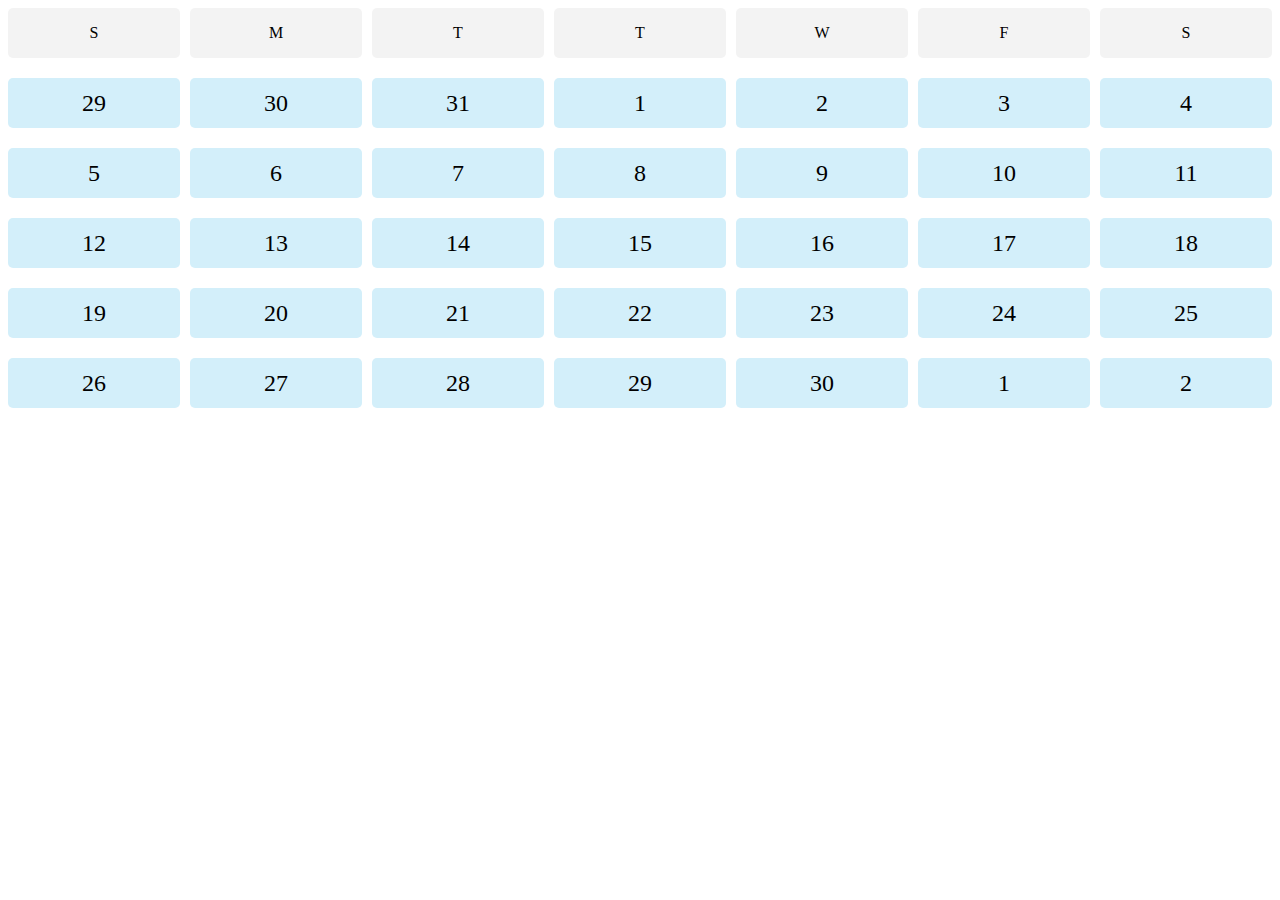
<file: calender.html>
<!DOCTYPE html>
<html lang="en">
<head>
    <meta charset="UTF-8">
    <meta name="viewport" content="width=device-width, initial-scale=1.0">
    <title>calender</title>
    <style>
        .calender{
            display: grid;
            grid-template-columns: repeat(7, 1fr);
            row-gap: 20px;
            column-gap: 10px;
            grid-template-rows: repeat(6, 50px);
        }

        .day{
            background-color: rgba(211, 211, 211, 0.283);
            border-radius: 5px;
            height: 50px;
            display: flex;
            justify-content: center;
            align-items: center;
            font-size: 1em;
        }
        .date{
            background-color: rgba(155, 219, 244, 0.434);
            border-radius: 5px;
            height: 50px;
            display: flex;
            justify-content: center;
            align-items: center;
            font-size: 1.5em;
        }
    </style>

</head>

<body>
    <div class="calender">
        <div class="day">S</div>
        <div class="day">M</div>
        <div class="day">T</div>
        <div class="day">T</div>
        <div class="day">W</div>
        <div class="day">F</div>
        <div class="day">S</div>
        <div class="date">29</div>
        <div class="date">30</div>
        <div class="date">31</div>
        <div class="date">1</div>
        <div class="date">2</div>
        <div class="date">3</div>
        <div class="date">4</div>
        <div class="date">5</div>
        <div class="date">6</div>
        <div class="date">7</div>
        <div class="date">8</div>
        <div class="date">9</div>
        <div class="date">10</div>
        <div class="date">11</div>
        <div class="date">12</div>
        <div class="date">13</div>
        <div class="date">14</div>
        <div class="date">15</div>
        <div class="date">16</div>
        <div class="date">17</div>
        <div class="date">18</div>
        <div class="date">19</div>
        <div class="date">20</div>
        <div class="date">21</div>
        <div class="date">22</div>
        <div class="date">23</div>
        <div class="date">24</div>
        <div class="date">25</div>
        <div class="date">26</div>
        <div class="date">27</div>
        <div class="date">28</div>
        <div class="date">29</div>
        <div class="date">30</div>
        <div class="date">1</div>
        <div class="date">2</div>
    </div>
</body>

</html>
</file>
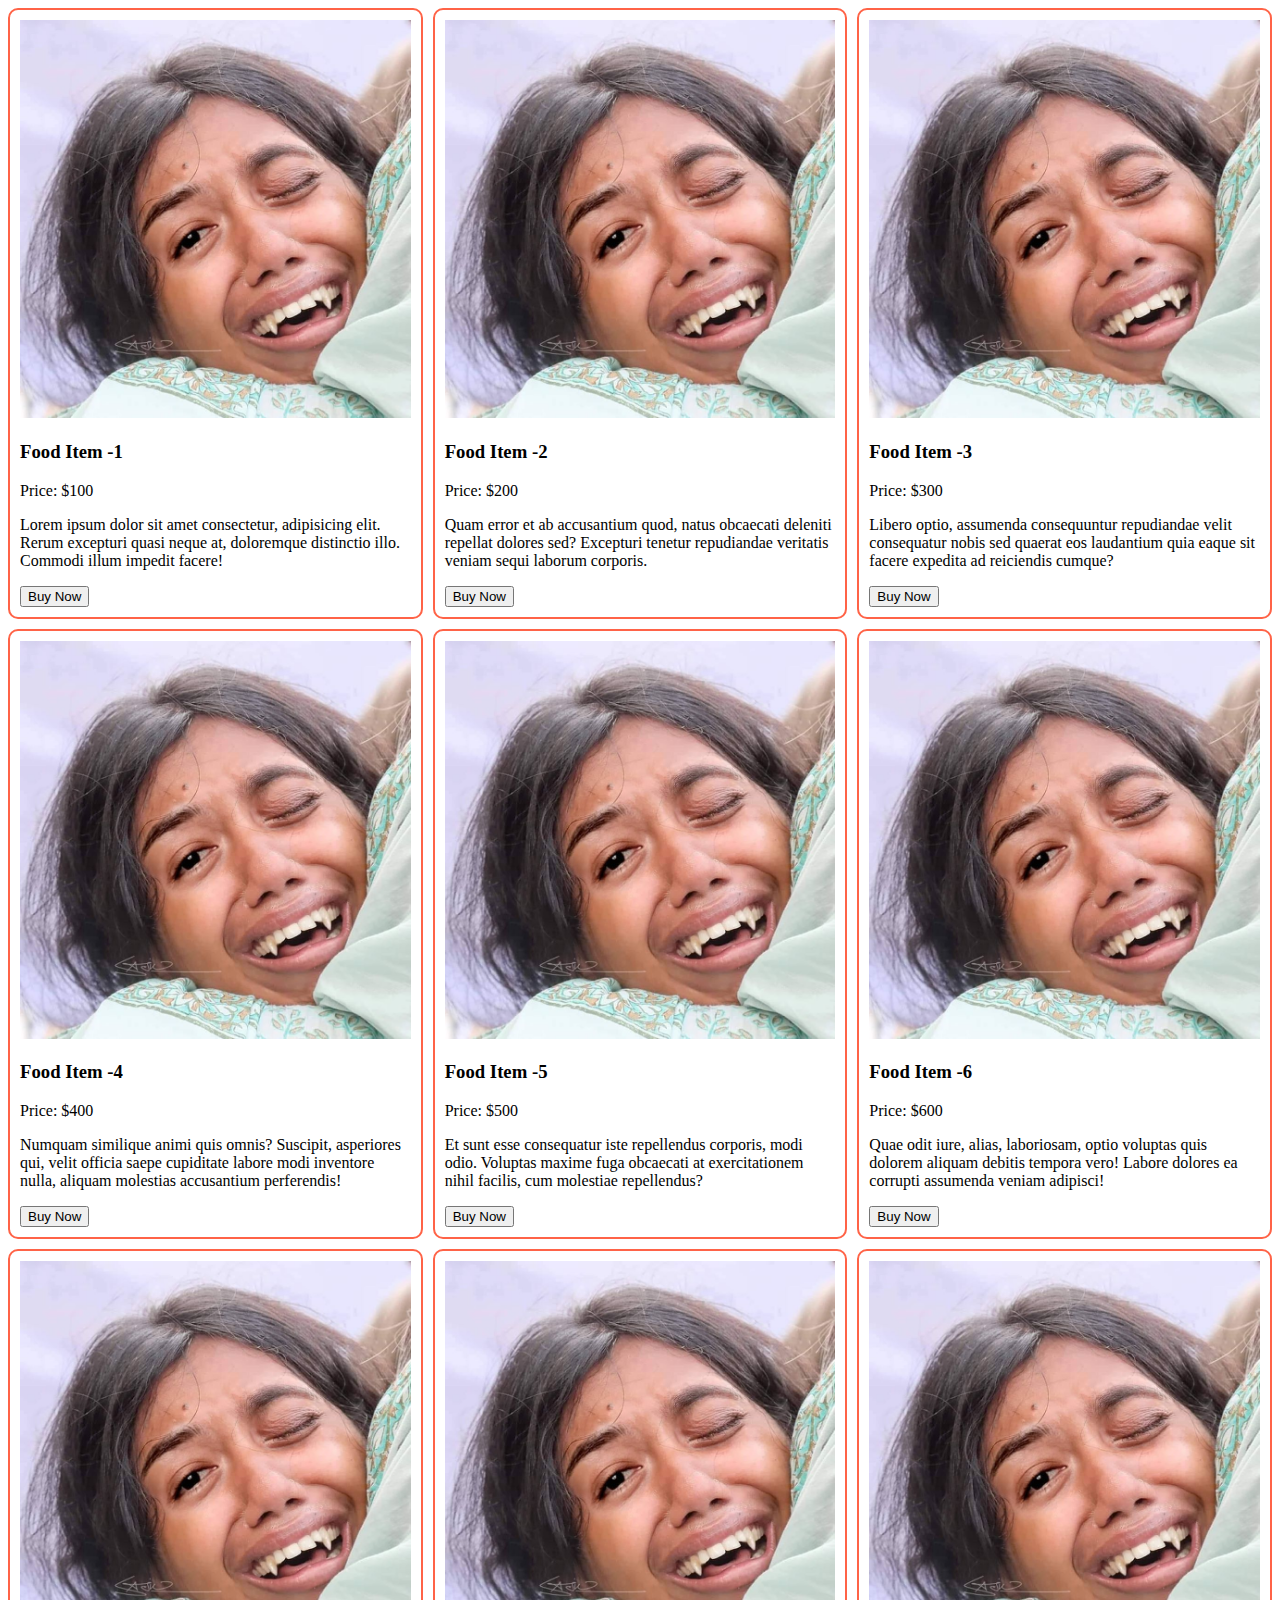
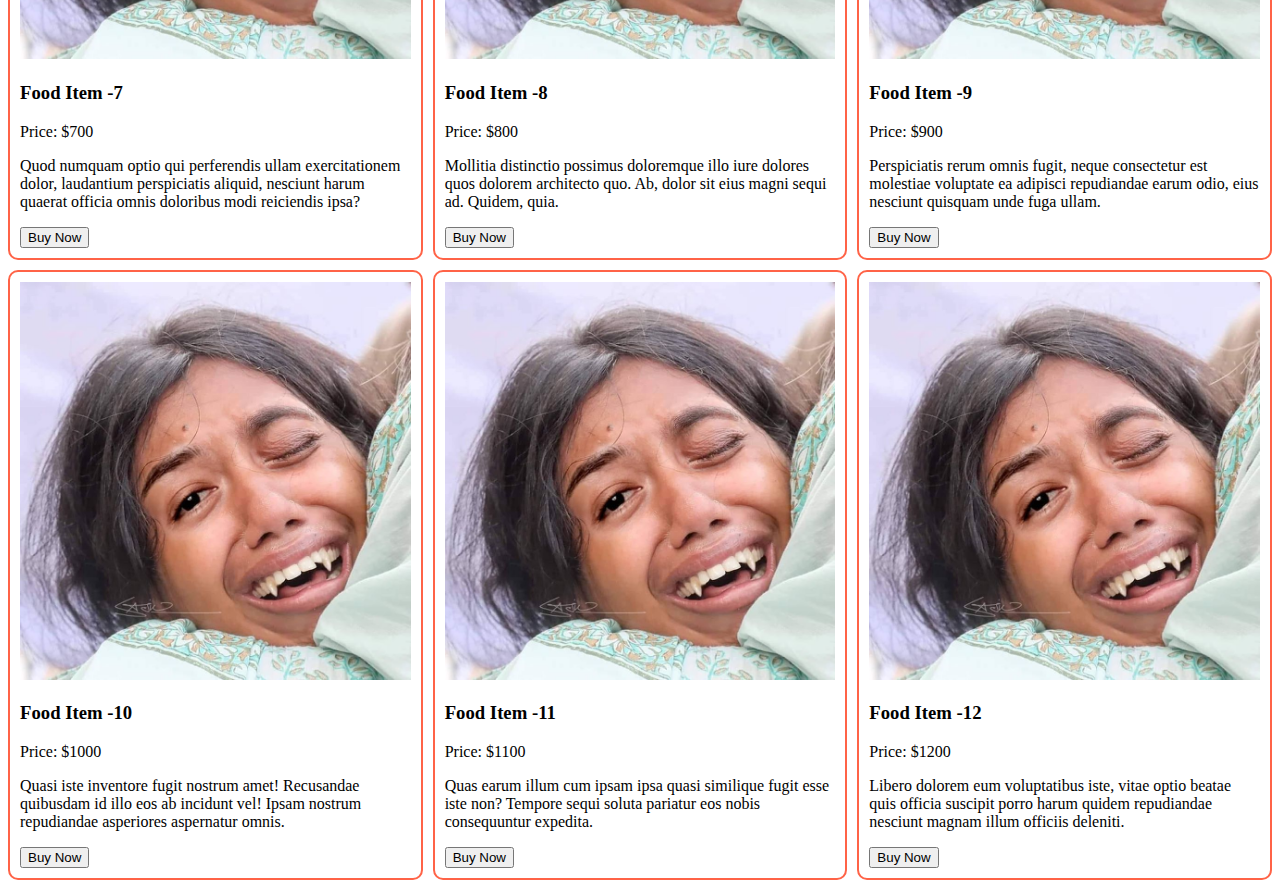
<file: media-query.html>
<!DOCTYPE html>
<html lang="en">
<head>
    <meta charset="UTF-8">
    <meta name="viewport" content="width=device-width, initial-scale=1.0">
    <title>media-query</title>

    <style>
        .container{
            display: grid;
            grid-template-columns: repeat(3, 1fr);
            gap: 10px;
        }
       .food{
        border: 2px solid tomato;
        padding: 10px;
        border-radius: 10px;
       }
       .food img{
        width: 100%;
       }

       /* smaller device */

       @media screen and (max-width:576px) {
          .container{
            grid-template-columns: repeat(1, 1fr);
          }
          .food{
            background-color: rgba(255, 192, 203, 0.304);
          }
       } 
       
       /* medium device */

       @media screen and (min-width:576px) and (max-width:992px) {
          .container{
            grid-template-columns: repeat(2, 1fr);
          }
       }
    </style>

</head>

<body>
    <!-- .container>.food*12>img[src="kanna.jpg"]+h3{Food Item -$}+p{Price: \$$00}+p>lorem20^btn{Buy Now} -->
    <div class="container">
        <div class="food">
            <img src="kanna.jpg" alt="">
            <h3>Food Item -1</h3>
            <p>Price: $100</p>
            <p>Lorem ipsum dolor sit amet consectetur, adipisicing elit. Rerum excepturi quasi neque at, doloremque distinctio illo. Commodi illum impedit facere!</p>
            <button>Buy Now</button>
        </div>
        <div class="food">
            <img src="kanna.jpg" alt="">
            <h3>Food Item -2</h3>
            <p>Price: $200</p>
            <p>Quam error et ab accusantium quod, natus obcaecati deleniti repellat dolores sed? Excepturi tenetur repudiandae veritatis veniam sequi laborum corporis.</p>
            <button>Buy Now</button>
        </div>
        <div class="food">
            <img src="kanna.jpg" alt="">
            <h3>Food Item -3</h3>
            <p>Price: $300</p>
            <p>Libero optio, assumenda consequuntur repudiandae velit consequatur nobis sed quaerat eos laudantium quia eaque sit facere expedita ad reiciendis cumque?</p>
            <button>Buy Now</button>
        </div>
        <div class="food">
            <img src="kanna.jpg" alt="">
            <h3>Food Item -4</h3>
            <p>Price: $400</p>
            <p>Numquam similique animi quis omnis? Suscipit, asperiores qui, velit officia saepe cupiditate labore modi inventore nulla, aliquam molestias accusantium perferendis!</p>
            <button>Buy Now</button>
        </div>
        <div class="food">
            <img src="kanna.jpg" alt="">
            <h3>Food Item -5</h3>
            <p>Price: $500</p>
            <p>Et sunt esse consequatur iste repellendus corporis, modi odio. Voluptas maxime fuga obcaecati at exercitationem nihil facilis, cum molestiae repellendus?</p>
            <button>Buy Now</button>
        </div>
        <div class="food">
            <img src="kanna.jpg" alt="">
            <h3>Food Item -6</h3>
            <p>Price: $600</p>
            <p>Quae odit iure, alias, laboriosam, optio voluptas quis dolorem aliquam debitis tempora vero! Labore dolores ea corrupti assumenda veniam adipisci!</p>
            <button>Buy Now</button>
        </div>
        <div class="food">
            <img src="kanna.jpg" alt="">
            <h3>Food Item -7</h3>
            <p>Price: $700</p>
            <p>Quod numquam optio qui perferendis ullam exercitationem dolor, laudantium perspiciatis aliquid, nesciunt harum quaerat officia omnis doloribus modi reiciendis ipsa?</p>
            <button>Buy Now</button>
        </div>
        <div class="food">
            <img src="kanna.jpg" alt="">
            <h3>Food Item -8</h3>
            <p>Price: $800</p>
            <p>Mollitia distinctio possimus doloremque illo iure dolores quos dolorem architecto quo. Ab, dolor sit eius magni sequi ad. Quidem, quia.</p>
            <button>Buy Now</button>
        </div>
        <div class="food">
            <img src="kanna.jpg" alt="">
            <h3>Food Item -9</h3>
            <p>Price: $900</p>
            <p>Perspiciatis rerum omnis fugit, neque consectetur est molestiae voluptate ea adipisci repudiandae earum odio, eius nesciunt quisquam unde fuga ullam.</p>
            <button>Buy Now</button>
        </div>
        <div class="food">
            <img src="kanna.jpg" alt="">
            <h3>Food Item -10</h3>
            <p>Price: $1000</p>
            <p>Quasi iste inventore fugit nostrum amet! Recusandae quibusdam id illo eos ab incidunt vel! Ipsam nostrum repudiandae asperiores aspernatur omnis.</p>
            <button>Buy Now</button>
        </div>
        <div class="food">
            <img src="kanna.jpg" alt="">
            <h3>Food Item -11</h3>
            <p>Price: $1100</p>
            <p>Quas earum illum cum ipsam ipsa quasi similique fugit esse iste non? Tempore sequi soluta pariatur eos nobis consequuntur expedita.</p>
            <button>Buy Now</button>
        </div>
        <div class="food">
            <img src="kanna.jpg" alt="">
            <h3>Food Item -12</h3>
            <p>Price: $1200</p>
            <p>Libero dolorem eum voluptatibus iste, vitae optio beatae quis officia suscipit porro harum quidem repudiandae nesciunt magnam illum officiis deleniti.</p>
            <button>Buy Now</button>
        </div>
    </div>

</body>

</html>
</file>
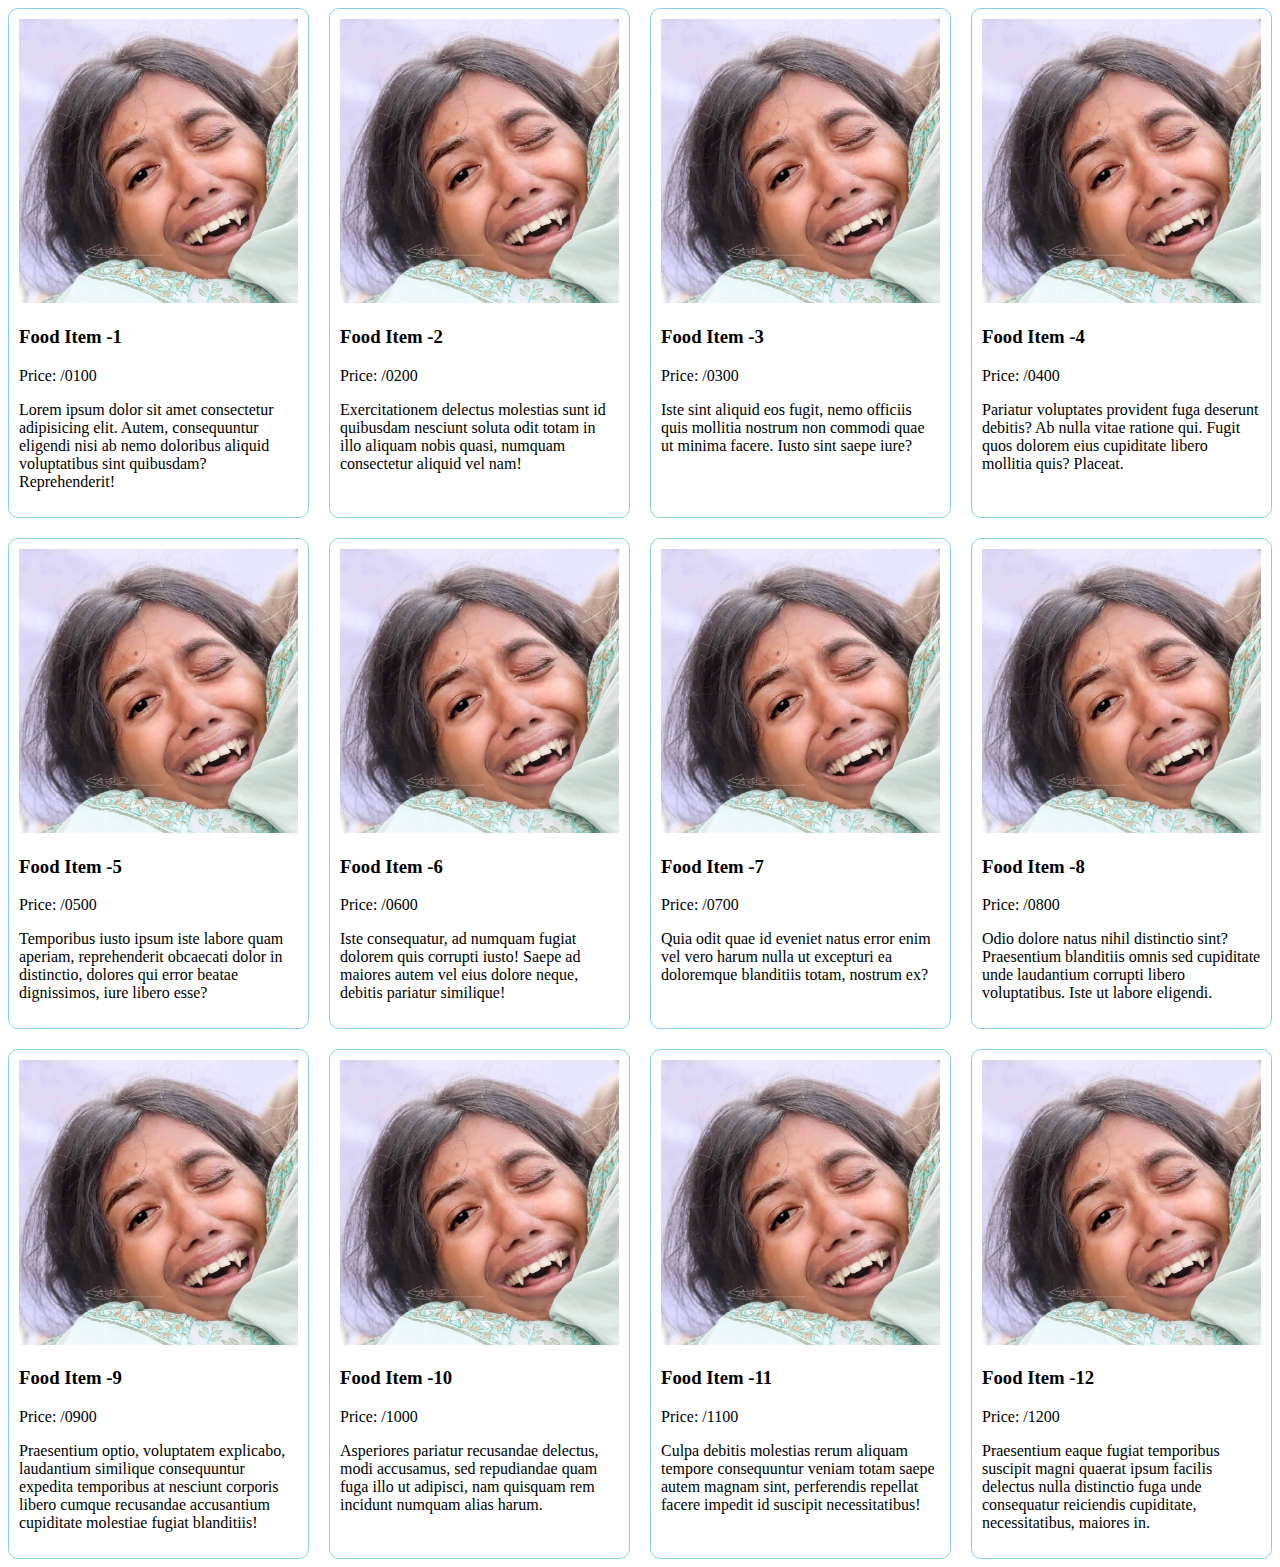
<file: model.html>
<!DOCTYPE html>
<html lang="en">
<head>
    <meta charset="UTF-8">
    <meta name="viewport" content="width=, initial-scale=1.0">
    <title>Document</title>

    <style>

        .container{
            display: grid;
            grid-template-columns: repeat(4, 1fr);
            gap: 20px;
        }
        .food{
            border: 1px solid skyblue;
            padding: 10px;
            border-radius: 10px;
        }

        .food img{
            width: 100%;
        }

        @media screen and (max-width:576px){
            .container{
                grid-template-columns: repeat(2,1fr);
            }
        }
    </style>

</head>

<body>
    <div class="container">
        <div class="food">
            <img src="kanna.jpg" alt="">
            <h3>Food Item -1</h3>
            <p>Price: /0100</p>
            <p>Lorem ipsum dolor sit amet consectetur adipisicing elit. Autem, consequuntur eligendi nisi ab nemo doloribus aliquid voluptatibus sint quibusdam? Reprehenderit!</p>
        </div>
        <div class="food">
            <img src="kanna.jpg" alt="">
            <h3>Food Item -2</h3>
            <p>Price: /0200</p>
            <p>Exercitationem delectus molestias sunt id quibusdam nesciunt soluta odit totam in illo aliquam nobis quasi, numquam consectetur aliquid vel nam!</p>
        </div>
        <div class="food">
            <img src="kanna.jpg" alt="">
            <h3>Food Item -3</h3>
            <p>Price: /0300</p>
            <p>Iste sint aliquid eos fugit, nemo officiis quis mollitia nostrum non commodi quae ut minima facere. Iusto sint saepe iure?</p>
        </div>
        <div class="food">
            <img src="kanna.jpg" alt="">
            <h3>Food Item -4</h3>
            <p>Price: /0400</p>
            <p>Pariatur voluptates provident fuga deserunt debitis? Ab nulla vitae ratione qui. Fugit quos dolorem eius cupiditate libero mollitia quis? Placeat.</p>
        </div>
        <div class="food">
            <img src="kanna.jpg" alt="">
            <h3>Food Item -5</h3>
            <p>Price: /0500</p>
            <p>Temporibus iusto ipsum iste labore quam aperiam, reprehenderit obcaecati dolor in distinctio, dolores qui error beatae dignissimos, iure libero esse?</p>
        </div>
        <div class="food">
            <img src="kanna.jpg" alt="">
            <h3>Food Item -6</h3>
            <p>Price: /0600</p>
            <p>Iste consequatur, ad numquam fugiat dolorem quis corrupti iusto! Saepe ad maiores autem vel eius dolore neque, debitis pariatur similique!</p>
        </div>
        <div class="food">
            <img src="kanna.jpg" alt="">
            <h3>Food Item -7</h3>
            <p>Price: /0700</p>
            <p>Quia odit quae id eveniet natus error enim vel vero harum nulla ut excepturi ea doloremque blanditiis totam, nostrum ex?</p>
        </div>
        <div class="food">
            <img src="kanna.jpg" alt="">
            <h3>Food Item -8</h3>
            <p>Price: /0800</p>
            <p>Odio dolore natus nihil distinctio sint? Praesentium blanditiis omnis sed cupiditate unde laudantium corrupti libero voluptatibus. Iste ut labore eligendi.</p>
        </div>
        <div class="food">
            <img src="kanna.jpg" alt="">
            <h3>Food Item -9</h3>
            <p>Price: /0900</p>
            <p>Praesentium optio, voluptatem explicabo, laudantium similique consequuntur expedita temporibus at nesciunt corporis libero cumque recusandae accusantium cupiditate molestiae fugiat blanditiis!</p>
        </div>
        <div class="food">
            <img src="kanna.jpg" alt="">
            <h3>Food Item -10</h3>
            <p>Price: /1000</p>
            <p>Asperiores pariatur recusandae delectus, modi accusamus, sed repudiandae quam fuga illo ut adipisci, nam quisquam rem incidunt numquam alias harum.</p>
        </div>
        <div class="food">
            <img src="kanna.jpg" alt="">
            <h3>Food Item -11</h3>
            <p>Price: /1100</p>
            <p>Culpa debitis molestias rerum aliquam tempore consequuntur veniam totam saepe autem magnam sint, perferendis repellat facere impedit id suscipit necessitatibus!</p>
        </div>
        <div class="food">
            <img src="kanna.jpg" alt="">
            <h3>Food Item -12</h3>
            <p>Price: /1200</p>
            <p>Praesentium eaque fugiat temporibus suscipit magni quaerat ipsum facilis delectus nulla distinctio fuga unde consequatur reiciendis cupiditate, necessitatibus, maiores in.</p>
        </div>
    </div>
</body>
   
</html>
</file>
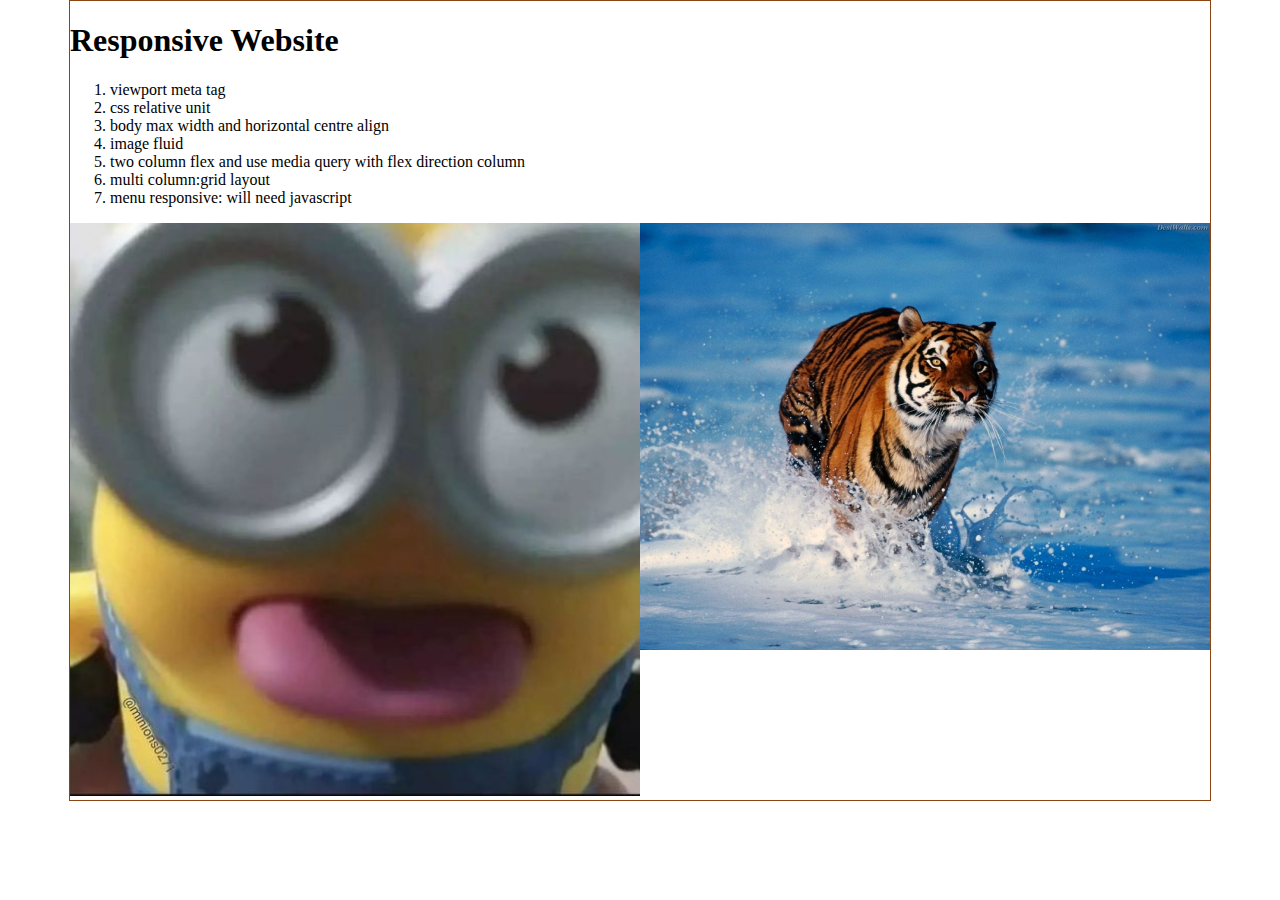
<file: responsive.html>
<!DOCTYPE html>
<html lang="en">
<head>
    <meta charset="UTF-8">
    <meta name="viewport" content="width=device-width, initial-scale=1.0">
    <title>Document</title>
    <style>
        body{
            border: 1px solid saddlebrown;
            max-width: 1140px;
            margin: 0px auto;
        }
        .img-container{
            display: flex;
        }

        .img-container div{
            width: 50%;
        }

        .img-container img{
           width: 100%;
        }

        @media screen and (max-width:576px){
            .img-container{
                flex-direction: column-reverse;
            }
            .img-container div{
                width: 100%;
            }
        }
    </style>
</head>

<body>
    <header>
        <h1>Responsive Website</h1>
        <ol>
            <li>viewport meta tag</li>
            <li>css relative unit</li>
            <li>body max width and horizontal centre align</li>
            <li>image fluid</li>
            <li>two column flex and use media query with flex direction column </li>
            <li>multi column:grid layout</li>
            <li>menu responsive: will need javascript</li>
        </ol>
        <div class="img-container">
            <div>
                <img src="minions.jpg" alt="">
            </div>
            <div>
                <img src="tiger.jpg" alt="">
            </div>
        </div>
    </header>

    <main>

    </main>
</body>

</html>
</file>
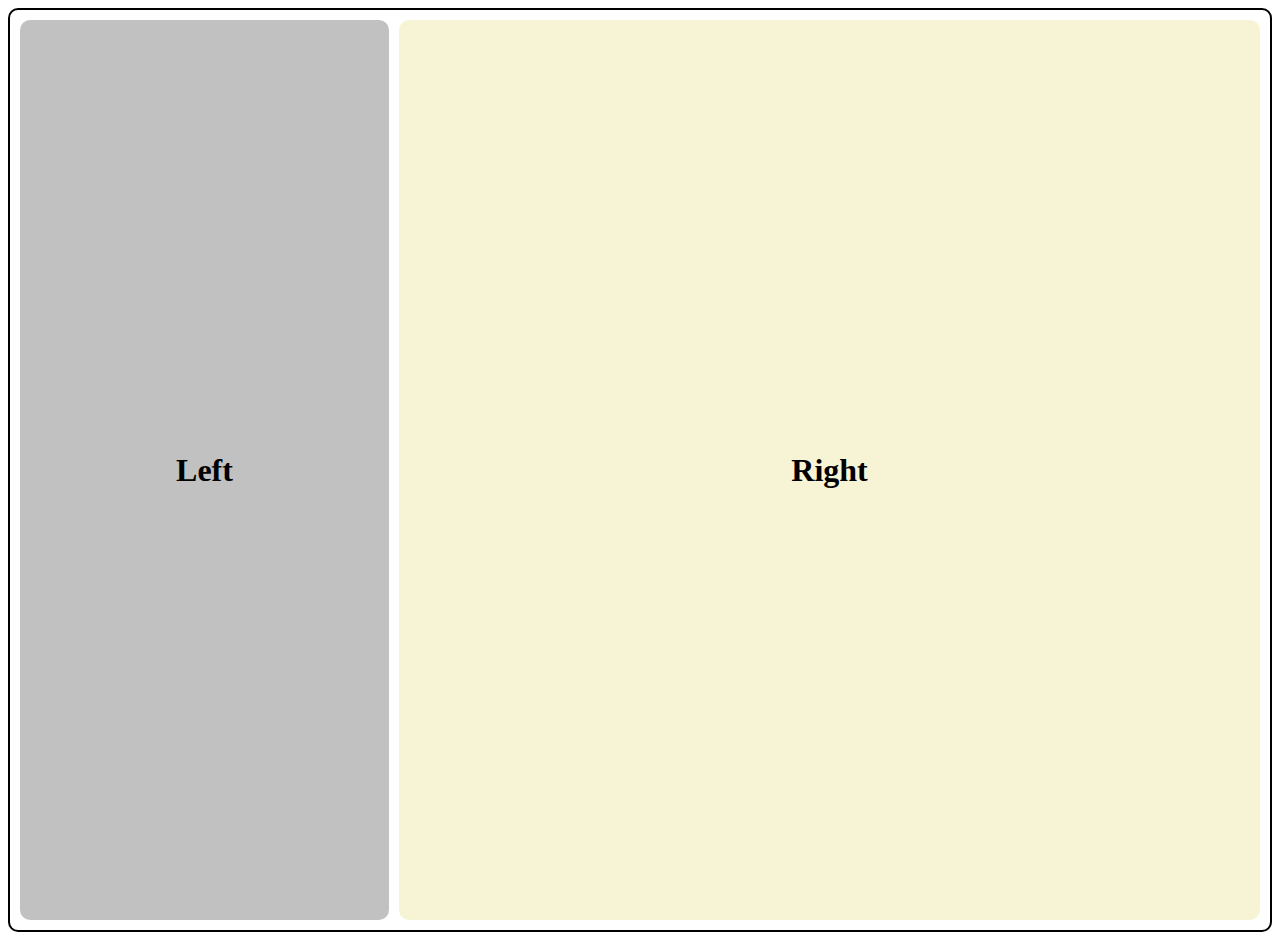
<file: task-1.html>
<!DOCTYPE html>
<html lang="en">
<head>
    <meta charset="UTF-8">
    <meta name="viewport" content="width=device-width, initial-scale=1.0">
    <title>Task</title>
    <style>
        .container{
            display: flex;
            border: 2px solid black;
            height: 100vh;
            border-radius: 10px;
            padding: 10px;
            gap: 10px;
        }

        .left{
            width: 30%;
            background-color: rgba(128, 128, 128, 0.489);
            border-radius: 10px;
            display: flex;
            align-items: center;
            justify-content: center;
        }

        .right{
            width: 70%;
            background-color: rgba(238, 232, 170, 0.484);
            border-radius: 10px;
            display: flex;
            align-items: center;
            justify-content: center;
        }

        @media screen and (max-width:576px){
            .container{
               display: flex;
               flex-direction: column;   
    
            }

            .right{
                width: 100%;
                height: 70%;
            }

            .left{
                width: 100%;
                height: 30%;
            }
        }

        
    </style>

</head>

<body>
    <div class="container">
        <div class="left"><h1>Left</h1></div>
        <div class="right"><h1>Right</h1></div>
    </div>
</body>

</html>
</file>
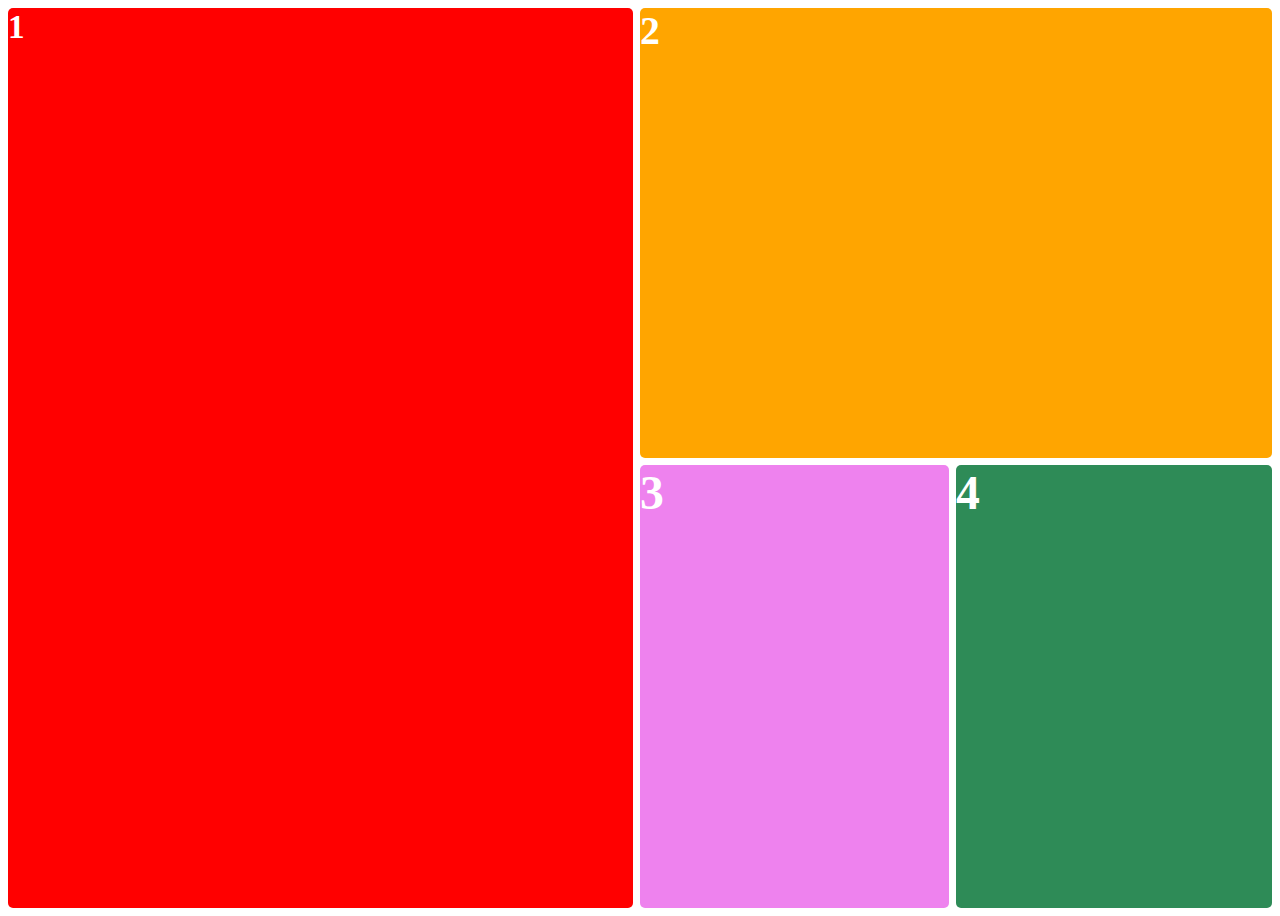
<file: task-2.html>
<!DOCTYPE html>
<html lang="en">
<head>
    <meta charset="UTF-8">
    <meta name="viewport" content="width=device-width, initial-scale=1.0">
    <title>task-2</title>
    <style>
        *{
            color: white;
            font-size: larger;
            font-weight: bold;
        }
        .container{
           height: 100vh;
           display: grid;
           grid-template-columns: repeat(2,1fr);
        }

        .first{
          background-color: red;
          border-radius: 5px;
          margin-right: 7px;
        }

        .second{
           
        
        }

        .up{
            border-radius: 5px;
            background-color: orange;
            height: 50%;
        
        }

        .down{
            display: grid;
            grid-template-columns: repeat(2,1fr);
            height: 50%;
          
        }

        .three{
          background-color: violet;
          margin-right: 7px;
          margin-top: 7px;
          border-radius: 5px;

        } 

        .four{
          background-color: seagreen;
          margin-top: 7px;
          border-radius: 5px;

        }

        @media screen and (max-width:576px){
            .container{
                height: 100vh;
                display: grid;
                grid-template-columns: repeat(1,1fr);
            }
        
            .first{
                height: 25vh;
                margin: 0px;
                margin-bottom: 4px;
            }

            .up{
                height: 25vh;
                margin: 0px;
                margin-bottom: 4px;
            }

            .down{
            grid-template-columns: repeat(1,1fr);
            }

            .three{
                height: 25vh;
                margin: 0px;
                margin-bottom: 4px;
            }

            .four{
                height: 25vh;
                margin: 0px;
            }
        }
    </style>
</head>


<body>
    <!-- .container>.first+.second>.up+.down>.three+.four -->
    <div class="container">
        <div class="first">
          1
        </div>
        <div class="second">
            <div class="up">
              2
            </div>
            <div class="down">
                <div class="three">
                  3
                </div>
                <div class="four">
                  4
                </div>
            </div>
        </div>
    </div>
</body>

</html>
</file>
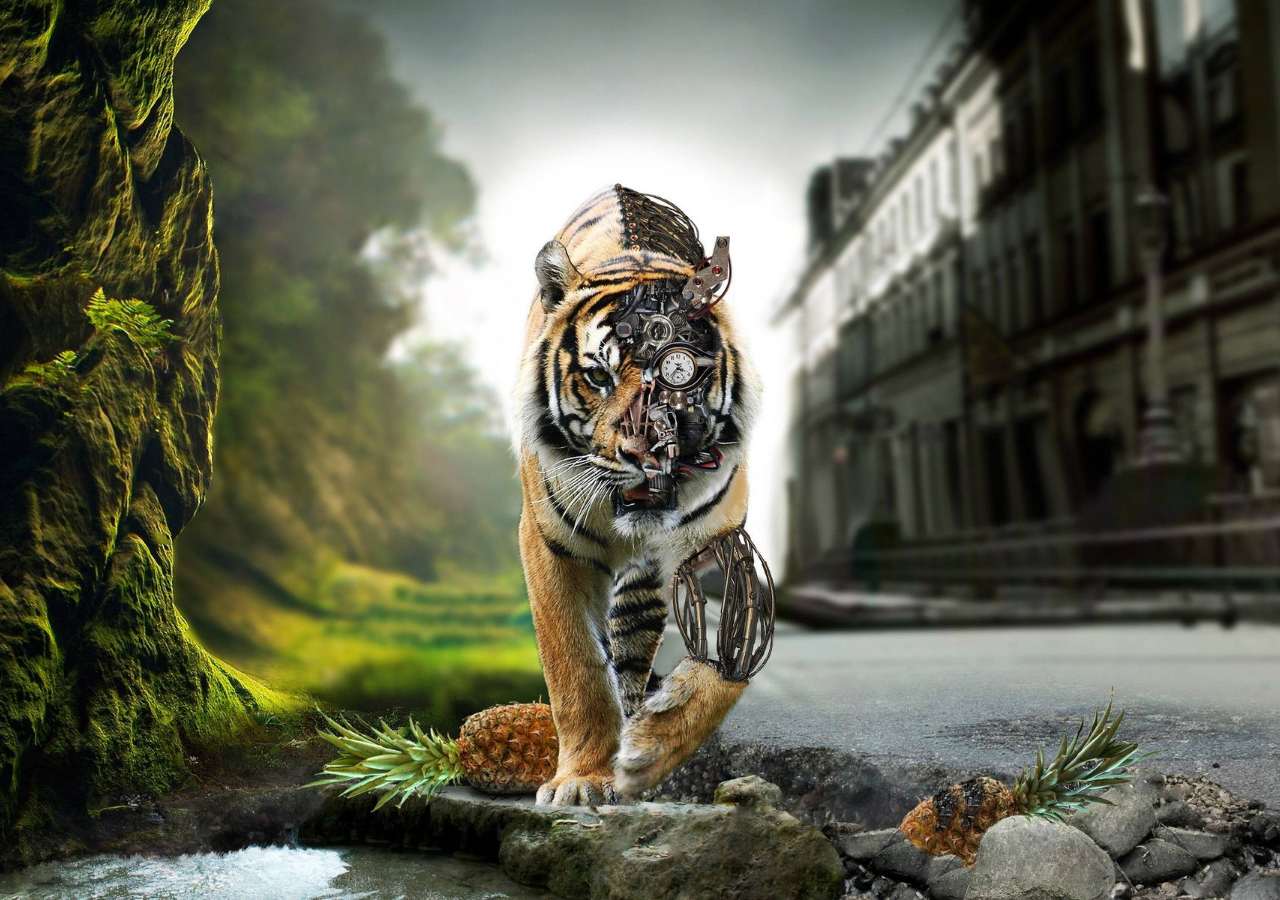
<file: test-3.html>
<!DOCTYPE html>
<html lang="en">

<head>
    <meta charset="UTF-8">
    <meta name="viewport" content="width=device-width, initial-scale=1.0">
    <title>Document</title>
    <style>
        html,
        body {
            margin: 0;
            padding: 0;
            height: 100%;
            overflow: hidden;
        }

        .img-container {
            padding: 0px;
            height: 100vh;
            width: 100vw;
            overflow: hidden;
            position: relative;
        }

        .image {
            width: 100%;
            height: 100%;
            object-fit: cover;
            position: absolute;
            top: 0;
            left: 0;
        }
    </style>
</head>

<body>
    <div class="img-container">
        <img src="tigers.jpg" alt="" class="image">
    </div>

</body>

</html>
</file>
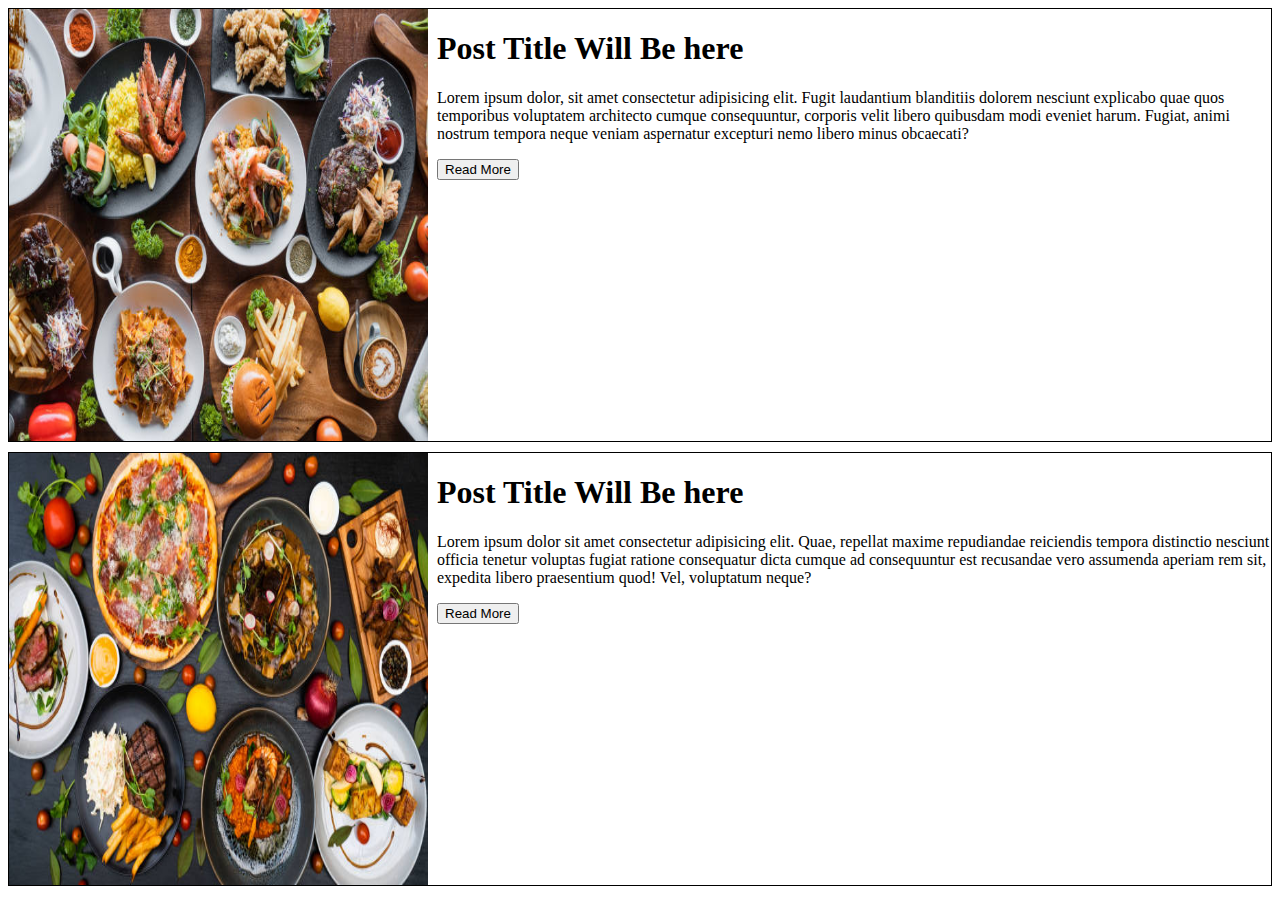
<file: test-4.html>
<!DOCTYPE html>
<html lang="en">
<head>
    <meta charset="UTF-8">
    <meta name="viewport" content="width=, initial-scale=1.0">
    <title>Document</title>

   <style>
     .first{
        display: flex;
        border: 1px solid black;
        margin-bottom: 10px;
        height: 48vh;
     }

     .second{
        display: flex;
        border: 1px solid black;
        margin-top: 0px;
        height: 48vh;
     }

     .first-img{
        padding: 0px;
        margin-right: 9px;
     }

     .second-img{
        padding: 0px;
        margin-right: 9px;
     }
     
     .food-1{
        height: 48vh;
        width:  419px;
     }

     .food-2{
        height: 48vh;
        width: 419px;
     }

     @media screen  and (max-width:916px){
        .first{
            display: block;
            height: 100vh;
        }

        .food-1{
            width: 100%;
            height: auto;
        }

        .second{
            display: block;
            height: 100vh;
        }

        .food-2{
            width: 100%;
            height: auto;
        }
     }
   </style>
</head>

<body>
    <!-- .container>.first^h1{Post Title Will Be here}p{lorem40}button+.second^h1{Post Title Will Be here}p{lorem40}button -->
    <div class="container">

        <div class="first">
             
               <div class="first-img">
               <img src="food-1.jpg" alt="" class="food-1"></div>
               <div class="first-write">
                  <h1>Post Title Will Be here</h1>
                  <p>Lorem ipsum dolor, sit amet consectetur adipisicing elit. Fugit laudantium blanditiis dolorem nesciunt explicabo quae quos temporibus voluptatem architecto cumque consequuntur, corporis velit libero quibusdam modi eveniet harum. Fugiat, animi nostrum tempora neque veniam aspernatur excepturi nemo libero minus obcaecati?</p>
                  <button><span>Read More</span></button>
               </div>
        </div>

        <div class="second">
               
               <div class="second-img">
               <img src="food-2.jpg" alt="" class="food-2"> </div>
               <div class="second-write">
                  <h1>Post Title Will Be here</h1>
                  <p>Lorem ipsum dolor sit amet consectetur adipisicing elit. Quae, repellat maxime repudiandae reiciendis tempora distinctio nesciunt officia tenetur voluptas fugiat ratione consequatur dicta cumque ad consequuntur est recusandae vero assumenda aperiam rem sit, expedita libero praesentium quod! Vel, voluptatum neque?</p>
                  <button><span>Read More</span></button> 
               </div>

        </div>
</div>

</body>

</html>
</file>
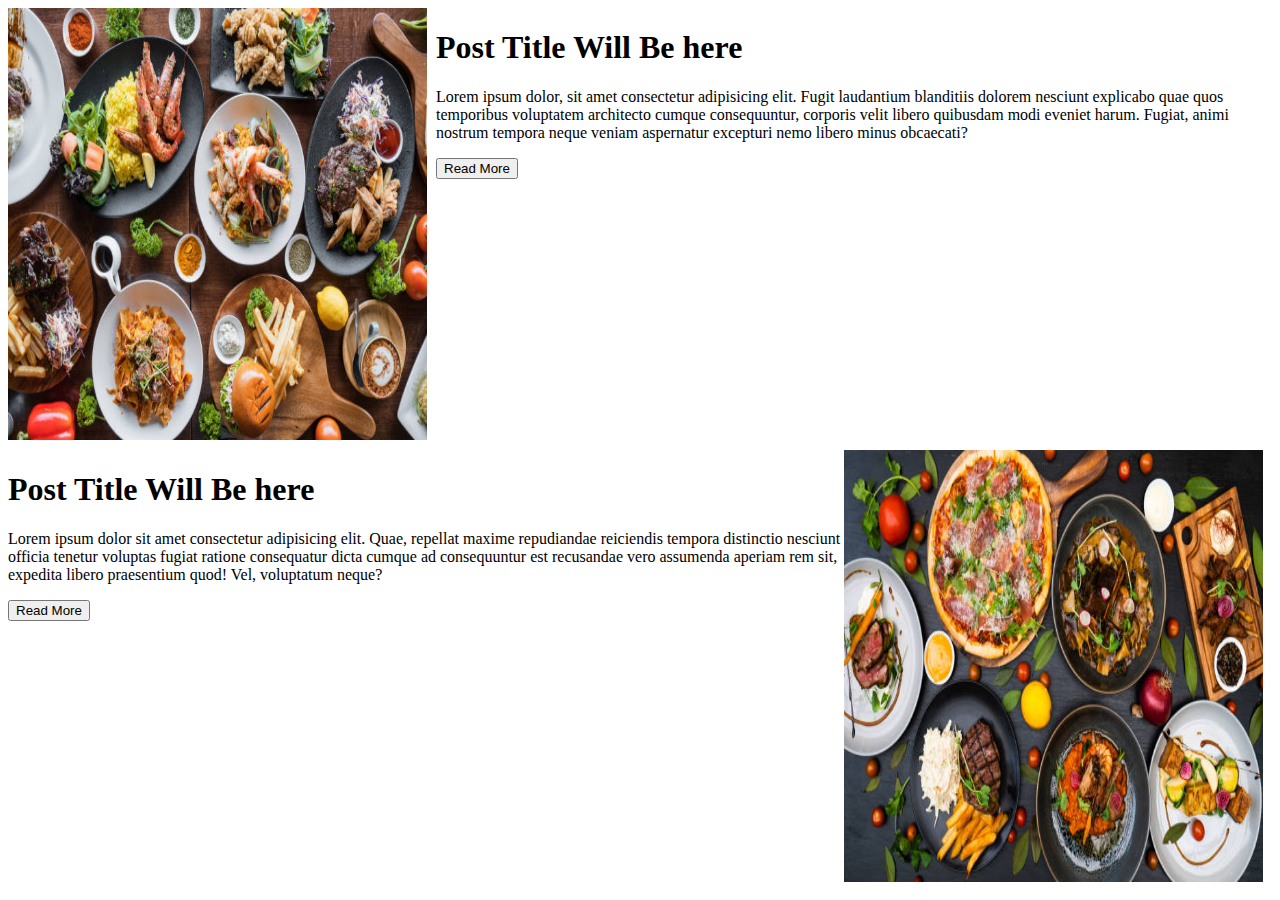
<file: test-5.html>
<!DOCTYPE html>
<html lang="en">
<head>
    <meta charset="UTF-8">
    <meta name="viewport" content="width=, initial-scale=1.0">
    <title>Document</title>

   <style>
     .first{
        display: flex;
        margin-bottom: 10px;
        height: 48vh;
     }

     .second{
        display: flex;
        flex-direction: row-reverse;
        margin-top: 0px;
        height: 48vh;
     }

     .first-img{
        padding: 0px;
        margin-right: 9px;
     }

     .second-img{
        padding: 0px;
        margin-right: 9px;
     }
     
     .food-1{
        height: 48vh;
        width:  419px;
     }

     .food-2{
        height: 48vh;
        width: 419px;
     }

     @media screen  and (max-width:916px){
        .first{
            display: block;
            height: 70vh;
        }

        .food-1{
            width: 100%;
            height: 30vh;
        }

        .second{
            display: block;
            height: 100vh;
            
        }

        .food-2{
            width: 100%;
            height: 30vh;
        }

        .second-write{
             order: 1;
        }
        .second-img{
             order: 2;
        }
    }
   </style>
</head>

<body>
    <!-- .container>.first^h1{Post Title Will Be here}p{lorem40}button+.second^h1{Post Title Will Be here}p{lorem40}button -->
    <div class="container">

        <div class="first">
             
               <div class="first-img">
               <img src="food-1.jpg" alt="" class="food-1"></div>
               <div class="first-write">
                  <h1>Post Title Will Be here</h1>
                  <p>Lorem ipsum dolor, sit amet consectetur adipisicing elit. Fugit laudantium blanditiis dolorem nesciunt explicabo quae quos temporibus voluptatem architecto cumque consequuntur, corporis velit libero quibusdam modi eveniet harum. Fugiat, animi nostrum tempora neque veniam aspernatur excepturi nemo libero minus obcaecati?</p>
                  <button><span>Read More</span></button>
               </div>
        </div>

        <div class="second">
               
                <div class="second-img">
                  <img src="food-2.jpg" alt="" class="food-2"> </div>
               <div class="second-write">
                  <h1>Post Title Will Be here</h1>
                  <p>Lorem ipsum dolor sit amet consectetur adipisicing elit. Quae, repellat maxime repudiandae reiciendis tempora distinctio nesciunt officia tenetur voluptas fugiat ratione consequatur dicta cumque ad consequuntur est recusandae vero assumenda aperiam rem sit, expedita libero praesentium quod! Vel, voluptatum neque?</p>
                  <button><span>Read More</span></button> 
               </div>

        </div>
    </div>

</body>

</html>
</file>
